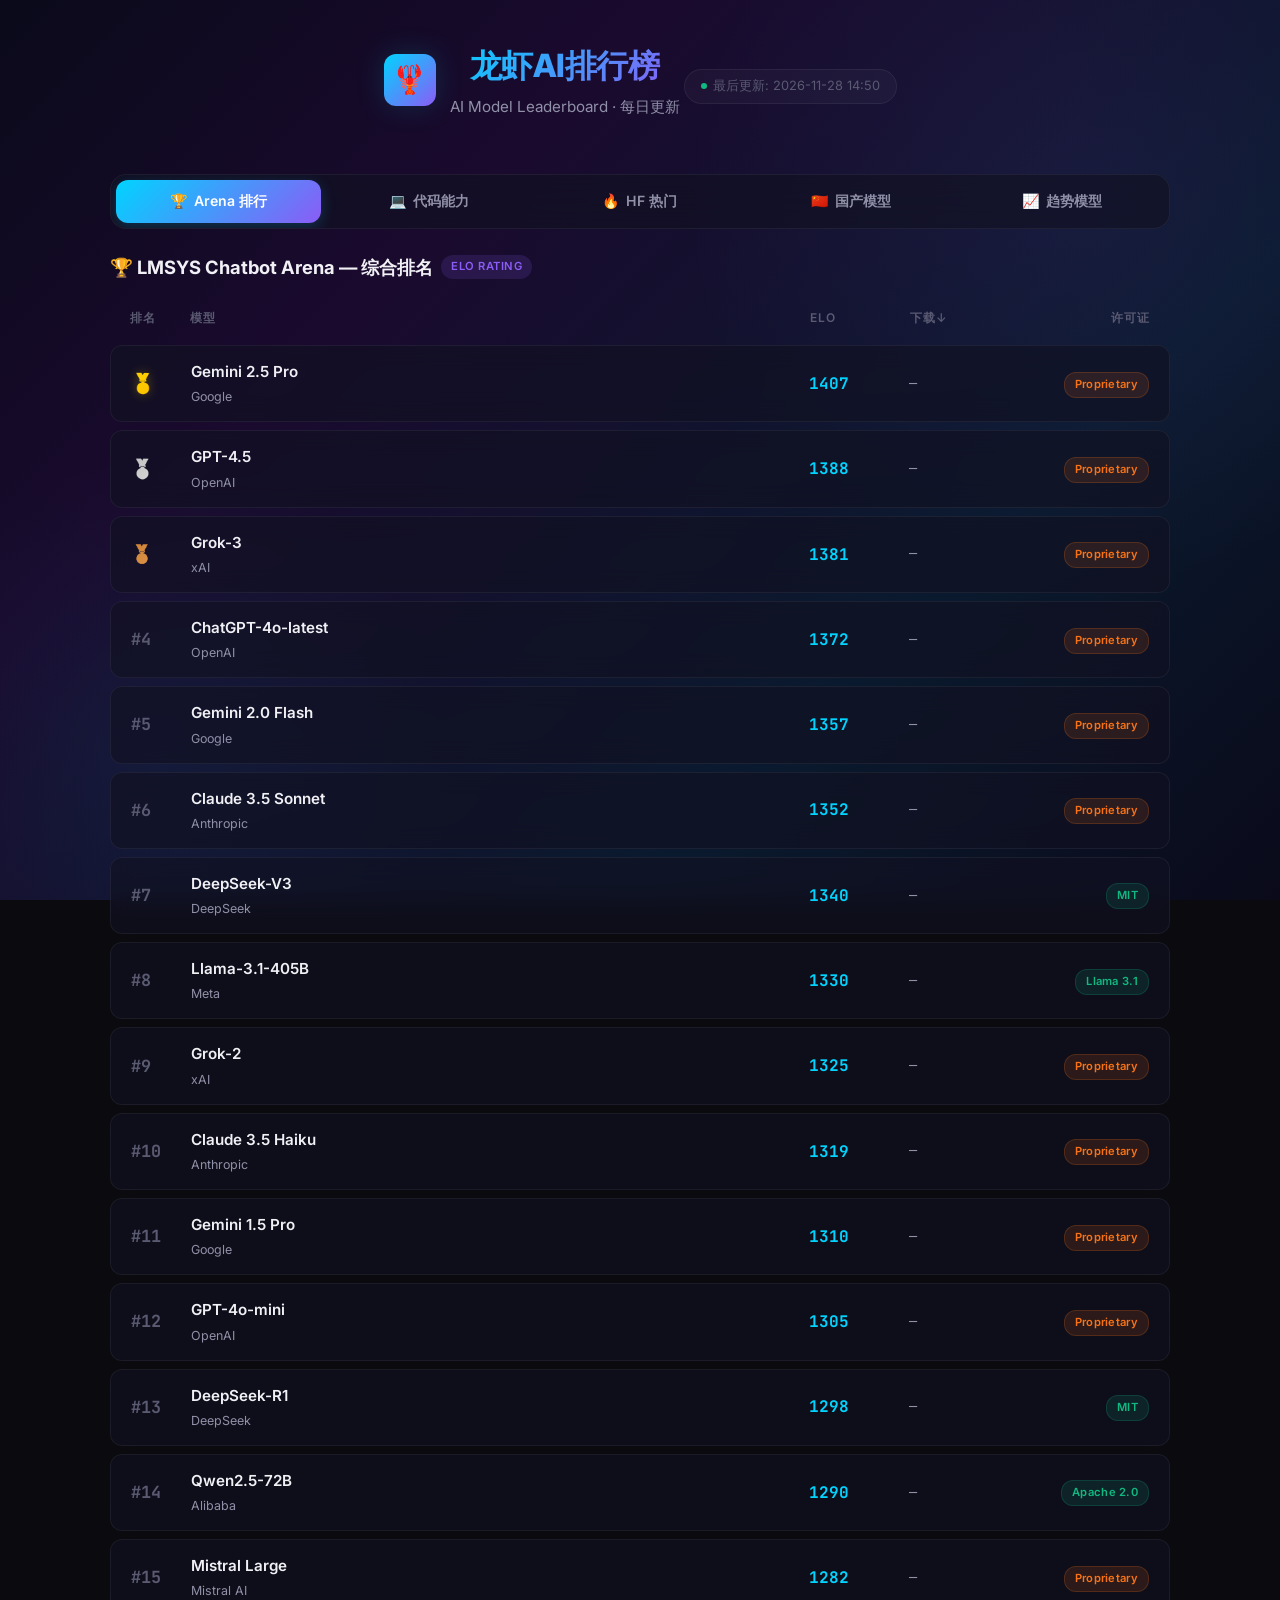
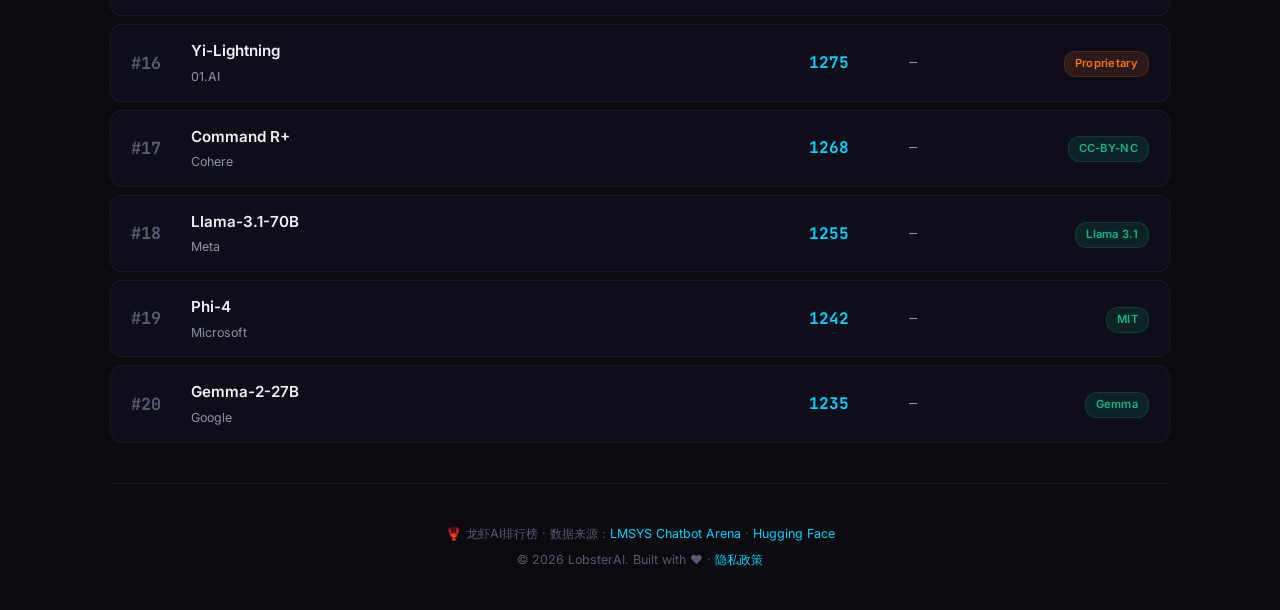
<file: docs/index.html>
<!DOCTYPE html>
<html lang="zh-CN">
<head>
  <meta charset="UTF-8">
  <meta name="viewport" content="width=device-width, initial-scale=1.0">
  <title>龙虾AI — 大模型评分与排名</title>
  <meta name="description" content="龙虾AI大模型排行榜 — 最权威的 AI 模型评分与排名，整合 LMSYS Chatbot Arena ELO 评分、Hugging Face 热门模型与趋势追踪，每日更新。">
  <meta name="keywords" content="AI模型排行榜, LLM排名, ChatGPT, Claude, Gemini, LMSYS, Hugging Face, 大模型评测">
  <meta name="theme-color" content="#0a0a0f">
  <meta property="og:title" content="龙虾AI — 大模型评分与排名">
  <meta property="og:description" content="最权威的 AI 模型评分与排名，每日更新。">
  <link rel="icon" type="image/x-icon" href="favicon.ico">
  <link rel="apple-touch-icon" href="apple-touch-icon.png">
  <link rel="stylesheet" href="styles.css">
</head>
<body>

  <!-- Animated Background -->
  <div class="bg-animated"></div>
  <div class="particles">
    <div class="particle"></div><div class="particle"></div><div class="particle"></div>
    <div class="particle"></div><div class="particle"></div><div class="particle"></div>
    <div class="particle"></div><div class="particle"></div><div class="particle"></div>
    <div class="particle"></div>
  </div>

  <div class="app-container">

    <!-- Header -->
    <header class="header" id="page-header">
      <div class="header-logo">
        <div class="logo-icon">🦞</div>
        <div>
          <h1>龙虾AI排行榜</h1>
          <p class="header-subtitle">AI Model Leaderboard · 每日更新</p>
        </div>
      </div>
      <div class="last-updated">
        <span class="dot"></span>
        <span id="update-time">数据加载中...</span>
      </div>
    </header>

    <!-- Tab Navigation -->
    <nav class="tab-nav" id="tab-nav">
      <button class="tab-btn active" data-tab="arena" id="tab-btn-arena">
        <span class="tab-icon">🏆</span>Arena 排行
      </button>
      <button class="tab-btn" data-tab="arena-code" id="tab-btn-arena-code">
        <span class="tab-icon">💻</span>代码能力
      </button>
      <button class="tab-btn" data-tab="hf-popular" id="tab-btn-hf-popular">
        <span class="tab-icon">🔥</span>HF 热门
      </button>
      <button class="tab-btn" data-tab="chinese" id="tab-btn-chinese">
        <span class="tab-icon">🇨🇳</span>国产模型
      </button>
      <button class="tab-btn" data-tab="trending" id="tab-btn-trending">
        <span class="tab-icon">📈</span>趋势模型
      </button>
    </nav>

    <!-- Tab: Arena Overall -->
    <section class="tab-content active" id="tab-arena">
      <div class="section-header">
        <div class="section-title">
          🏆 LMSYS Chatbot Arena — 综合排名
          <span class="section-badge">ELO RATING</span>
        </div>
      </div>
      <div class="leaderboard" id="arena-list">
        <div class="lb-header">
          <span>排名</span><span>模型</span><span>ELO</span><span>下载↓</span><span class="lb-license">许可证</span>
        </div>
        <div class="loading-container" id="arena-loading">
          <div class="spinner"></div>
          <span class="loading-text">加载排行数据...</span>
        </div>
      </div>
    </section>

    <!-- Tab: Arena Code -->
    <section class="tab-content" id="tab-arena-code">
      <div class="section-header">
        <div class="section-title">
          💻 Chatbot Arena — 代码能力排名
          <span class="section-badge">CODE</span>
        </div>
      </div>
      <div class="leaderboard" id="arena-code-list">
        <div class="lb-header">
          <span>排名</span><span>模型</span><span>ELO</span><span>机构</span><span class="lb-license">许可证</span>
        </div>
        <div class="loading-container" id="arena-code-loading">
          <div class="spinner"></div>
          <span class="loading-text">加载排行数据...</span>
        </div>
      </div>
    </section>

    <!-- Tab: HF Popular -->
    <section class="tab-content" id="tab-hf-popular">
      <div class="section-header">
        <div class="section-title">
          🔥 Hugging Face — 热门大语言模型
          <span class="section-badge">LIVE API</span>
        </div>
        <div class="filter-chips">
          <button class="chip active" data-sort="likes" id="chip-likes">按点赞</button>
          <button class="chip" data-sort="downloads" id="chip-downloads">按下载</button>
        </div>
      </div>
      <div class="model-grid" id="hf-popular-grid">
        <div class="loading-container" id="hf-loading">
          <div class="spinner"></div>
          <span class="loading-text">从 Hugging Face API 获取数据...</span>
        </div>
      </div>
    </section>

    <!-- Tab: Chinese Domestic Models -->
    <section class="tab-content" id="tab-chinese">
      <div class="section-header">
        <div class="section-title">
          🇨🇳 国产大模型排行榜
          <span class="section-badge" style="background:rgba(239,68,68,0.15);color:#ef4444;">MADE IN CHINA</span>
        </div>
      </div>
      <div class="leaderboard" id="chinese-list">
        <div class="lb-header" style="grid-template-columns: 60px 1fr 100px 120px 140px;">
          <span>排名</span><span>模型</span><span>ELO</span><span>参数量</span><span class="lb-license">亮点</span>
        </div>
        <div class="loading-container" id="chinese-loading">
          <div class="spinner"></div>
          <span class="loading-text">加载国产模型数据...</span>
        </div>
      </div>
    </section>

    <!-- Tab: Trending -->
    <section class="tab-content" id="tab-trending">
      <div class="section-header">
        <div class="section-title">
          📈 Hugging Face — 今日趋势模型
          <span class="section-badge">REALTIME</span>
        </div>
      </div>
      <div class="model-grid" id="trending-grid">
        <div class="loading-container" id="trending-loading">
          <div class="spinner"></div>
          <span class="loading-text">获取趋势数据...</span>
        </div>
      </div>
    </section>

    <!-- Footer -->
    <footer class="footer">
      <p>🦞 龙虾AI排行榜 · 数据来源：<a href="https://lmarena.ai/" target="_blank" rel="noopener">LMSYS Chatbot Arena</a> · <a href="https://huggingface.co/" target="_blank" rel="noopener">Hugging Face</a></p>
      <p style="margin-top:6px;">© 2026 LobsterAI. Built with ❤️ · <a href="privacy.html">隐私政策</a></p>
    </footer>

  </div>

<script>
// ============================================================
// 龙虾AI排行榜 — Main Application Script
// ============================================================

const API = {
  LEADERBOARD_JSON: 'data/leaderboard.json',
  HF_MODELS: 'https://huggingface.co/api/models',
  HF_TRENDING: 'https://huggingface.co/api/trending',
};

// ---- Tab System ----
const tabBtns = document.querySelectorAll('.tab-btn');
const tabContents = document.querySelectorAll('.tab-content');

tabBtns.forEach(btn => {
  btn.addEventListener('click', () => {
    const tabId = btn.dataset.tab;
    tabBtns.forEach(b => b.classList.remove('active'));
    tabContents.forEach(c => c.classList.remove('active'));
    btn.classList.add('active');

    const target = document.getElementById('tab-' + tabId);
    if (target) target.classList.add('active');

    // Lazy load data
    if (tabId === 'hf-popular' && !hfDataLoaded) loadHFPopular();
    if (tabId === 'trending' && !trendingDataLoaded) loadTrending();
  });
});

// ---- Utility Functions ----
function formatNumber(n) {
  if (n >= 1e6) return (n / 1e6).toFixed(1) + 'M';
  if (n >= 1e3) return (n / 1e3).toFixed(1) + 'K';
  return n.toString();
}

function getRankClass(rank) {
  if (rank === 1) return 'top-1';
  if (rank === 2) return 'top-2';
  if (rank === 3) return 'top-3';
  return '';
}

function getRankEmoji(rank) {
  if (rank === 1) return '🥇';
  if (rank === 2) return '🥈';
  if (rank === 3) return '🥉';
  return '#' + rank;
}

function getLicenseBadge(license) {
  const open = ['MIT', 'Apache 2.0', 'Llama 3.1', 'Gemma', 'CC-BY-NC'];
  const isOpen = open.some(l => license.includes(l));
  return `<span class="license-badge ${isOpen ? 'open' : 'proprietary'}">${license}</span>`;
}

function extractOrg(modelId) {
  if (modelId.includes('/')) return modelId.split('/')[0];
  return '';
}

function extractLicense(tags) {
  const licTag = tags.find(t => t.startsWith('license:'));
  return licTag ? licTag.replace('license:', '').replace(/-/g, ' ') : 'Unknown';
}

// ---- Load All Data from JSON (updated hourly by GitHub Actions) ----
let cachedJSON = null;

async function loadArenaData() {
  try {
    const res = await fetch(API.LEADERBOARD_JSON);
    if (!res.ok) throw new Error('Failed to load leaderboard data');
    const data = await res.json();
    cachedJSON = data;

    document.getElementById('update-time').textContent = `最后更新: ${data.lastUpdated}`;

    renderArenaList('arena-list', 'arena-loading', data.arena);
    renderArenaList('arena-code-list', 'arena-code-loading', data.arena_code);
    if (data.arena_chinese) renderChineseList(data.arena_chinese);

    // If JSON has pre-fetched HF data (from GitHub Actions hourly update), render immediately
    if (data.huggingface_top_likes) {
      renderHFGrid(data.huggingface_top_likes);
      hfDataLoaded = true;
    }
    if (data.trending) {
      renderTrendingGrid(data.trending);
      trendingDataLoaded = true;
    }
  } catch (err) {
    console.error('Arena load error:', err);
    document.getElementById('arena-loading').innerHTML =
      `<div class="error-message">⚠️ 数据加载失败: ${err.message}</div>`;
    document.getElementById('arena-code-loading').innerHTML =
      `<div class="error-message">⚠️ 数据加载失败: ${err.message}</div>`;
    const chLoading = document.getElementById('chinese-loading');
    if (chLoading) chLoading.innerHTML =
      `<div class="error-message">⚠️ 数据加载失败: ${err.message}</div>`;
  }
}

function renderArenaList(containerId, loadingId, models) {
  const container = document.getElementById(containerId);
  const loading = document.getElementById(loadingId);
  if (loading) loading.remove();

  models.forEach((m, i) => {
    const row = document.createElement('div');
    row.className = 'lb-row';
    row.style.animationDelay = `${i * 0.04}s`;
    row.innerHTML = `
      <span class="lb-rank ${getRankClass(m.rank)}">${getRankEmoji(m.rank)}</span>
      <div class="lb-model">
        <span class="model-name">${m.model}</span>
        <span class="model-org">${m.org}</span>
      </div>
      <span class="lb-elo">${m.elo}</span>
      <span class="lb-metric">—</span>
      <span class="lb-license">${getLicenseBadge(m.license || 'Unknown')}</span>
    `;
    container.appendChild(row);
  });
}

// ---- Render Chinese Domestic Models ----
function renderChineseList(models) {
  const container = document.getElementById('chinese-list');
  const loading = document.getElementById('chinese-loading');
  if (loading) loading.remove();

  models.forEach((m, i) => {
    const row = document.createElement('div');
    row.className = 'lb-row';
    row.style.animationDelay = `${i * 0.04}s`;
    row.style.gridTemplateColumns = '60px 1fr 100px 120px 140px';
    
    const isOpen = ['MIT', 'Apache 2.0'].some(l => (m.license || '').includes(l));
    
    row.innerHTML = `
      <span class="lb-rank ${getRankClass(m.rank)}">${getRankEmoji(m.rank)}</span>
      <div class="lb-model">
        <span class="model-name">${m.model}</span>
        <span class="model-org">${m.org}</span>
      </div>
      <span class="lb-elo">${m.elo}</span>
      <span class="lb-metric" style="font-size:0.8rem">${m.params || '—'}</span>
      <span class="lb-license"><span class="license-badge ${isOpen ? 'open' : 'proprietary'}" style="font-size:0.68rem">${m.highlight || m.license}</span></span>
    `;
    container.appendChild(row);
  });
}

// ---- Render HF Grid (from pre-fetched or live data) ----
function renderHFGrid(models) {
  const grid = document.getElementById('hf-popular-grid');
  grid.innerHTML = '';

  models.forEach((m, i) => {
    // Support both live API format (m.id, m.tags) and pre-fetched format (m.name, m.org, m.license, m.tags)
    const modelId = m.id || `${m.org}/${m.name}`;
    const org = m.org || extractOrg(modelId);
    const name = m.name || (modelId.includes('/') ? modelId.split('/')[1] : modelId);
    const license = m.license || extractLicense(m.tags || []);
    const tags = (m.tags || []).filter(t =>
      !t.startsWith('license:') && !t.startsWith('dataset:') && !t.startsWith('arxiv:') &&
      !t.startsWith('doi:') && !t.startsWith('base_model:') && !t.includes('compatible') &&
      !t.includes('deploy:') && !t.includes('region:') && t !== 'transformers' &&
      t !== 'pytorch' && t !== 'safetensors'
    ).slice(0, 5);

    const card = document.createElement('div');
    card.className = 'model-card';
    card.style.animationDelay = `${i * 0.05}s`;
    card.onclick = () => window.open(`https://huggingface.co/${modelId}`, '_blank');
    card.innerHTML = `
      <div class="card-header">
        <div>
          <div class="card-title">${name}</div>
          <div class="card-org">${org}</div>
        </div>
        <div class="card-rank">${i + 1}</div>
      </div>
      <div class="card-stats">
        <div class="stat">
          <span class="stat-label">❤️ 点赞</span>
          <span class="stat-value">${formatNumber(m.likes || 0)}</span>
        </div>
        <div class="stat">
          <span class="stat-label">⬇ 下载</span>
          <span class="stat-value">${formatNumber(m.downloads || 0)}</span>
        </div>
        <div class="stat">
          <span class="stat-label">📋 许可</span>
          <span class="stat-value" style="font-size:0.75rem;color:var(--text-secondary)">${license}</span>
        </div>
      </div>
      ${tags.length ? `<div class="card-tags">${tags.map(t => `<span class="tag">${t}</span>`).join('')}</div>` : ''}
    `;
    grid.appendChild(card);
  });
}

// ---- Render Trending Grid ----
function renderTrendingGrid(models) {
  const grid = document.getElementById('trending-grid');
  grid.innerHTML = '';

  if (!models || models.length === 0) {
    grid.innerHTML = `<div class="error-message">暂无趋势数据</div>`;
    return;
  }

  models.slice(0, 20).forEach((m, i) => {
    const modelId = m.repoData?.id || m.id || m.modelId || 'Unknown';
    const org = extractOrg(modelId);
    const name = modelId.includes('/') ? modelId.split('/')[1] : modelId;
    const likes = m.repoData?.likes || m.likes || 0;
    const downloads = m.repoData?.downloads || m.downloads || 0;

    const card = document.createElement('div');
    card.className = 'model-card';
    card.style.animationDelay = `${i * 0.05}s`;
    card.onclick = () => window.open(`https://huggingface.co/${modelId}`, '_blank');
    card.innerHTML = `
      <div class="card-header">
        <div>
          <div class="card-title">${name}</div>
          <div class="card-org">${org}</div>
        </div>
        <div class="card-rank" style="background:var(--gradient-warm)">📈</div>
      </div>
      <div class="card-stats">
        <div class="stat">
          <span class="stat-label">❤️ 点赞</span>
          <span class="stat-value">${formatNumber(likes)}</span>
        </div>
        <div class="stat">
          <span class="stat-label">⬇ 下载</span>
          <span class="stat-value">${formatNumber(downloads)}</span>
        </div>
      </div>
    `;
    grid.appendChild(card);
  });
}

// ---- Load HF Popular Models (live API fallback) ----
let hfDataLoaded = false;
let currentHFSort = 'likes';

async function loadHFPopular(sort = 'likes') {
  // Try cached JSON first
  if (cachedJSON && sort === 'likes' && cachedJSON.huggingface_top_likes) {
    renderHFGrid(cachedJSON.huggingface_top_likes);
    hfDataLoaded = true;
    return;
  }
  if (cachedJSON && sort === 'downloads' && cachedJSON.huggingface_top_downloads) {
    renderHFGrid(cachedJSON.huggingface_top_downloads);
    hfDataLoaded = true;
    return;
  }

  // Fallback: live API
  const grid = document.getElementById('hf-popular-grid');
  grid.innerHTML = `<div class="loading-container"><div class="spinner"></div><span class="loading-text">从 Hugging Face API 获取数据...</span></div>`;

  try {
    const res = await fetch(`${API.HF_MODELS}?sort=${sort}&direction=-1&limit=20&pipeline_tag=text-generation`);
    if (!res.ok) throw new Error('HF API error');
    const models = await res.json();
    renderHFGrid(models);
    hfDataLoaded = true;
  } catch (err) {
    grid.innerHTML = `<div class="error-message">⚠️ Hugging Face API 请求失败: ${err.message}<br>请检查网络连接</div>`;
  }
}

// Filter chips
document.querySelectorAll('.chip').forEach(chip => {
  chip.addEventListener('click', () => {
    document.querySelectorAll('.chip').forEach(c => c.classList.remove('active'));
    chip.classList.add('active');
    currentHFSort = chip.dataset.sort;
    loadHFPopular(currentHFSort);
  });
});

// ---- Load Trending Models (live API fallback) ----
let trendingDataLoaded = false;

async function loadTrending() {
  // Try cached JSON first
  if (cachedJSON && cachedJSON.trending) {
    renderTrendingGrid(cachedJSON.trending);
    trendingDataLoaded = true;
    return;
  }

  // Fallback: live API
  const grid = document.getElementById('trending-grid');
  grid.innerHTML = `<div class="loading-container"><div class="spinner"></div><span class="loading-text">获取趋势数据...</span></div>`;

  try {
    const res = await fetch(API.HF_TRENDING);
    if (!res.ok) throw new Error('Trending API error');
    const data = await res.json();
    const models = data.recentlyTrending || data.models || data || [];
    renderTrendingGrid(Array.isArray(models) ? models : []);
    trendingDataLoaded = true;
  } catch (err) {
    grid.innerHTML = `<div class="error-message">⚠️ 趋势数据获取失败: ${err.message}<br>可能需要翻墙访问 Hugging Face</div>`;
  }
}

// ---- Initialize ----
loadArenaData();
</script>

</body>
</html>
</file>
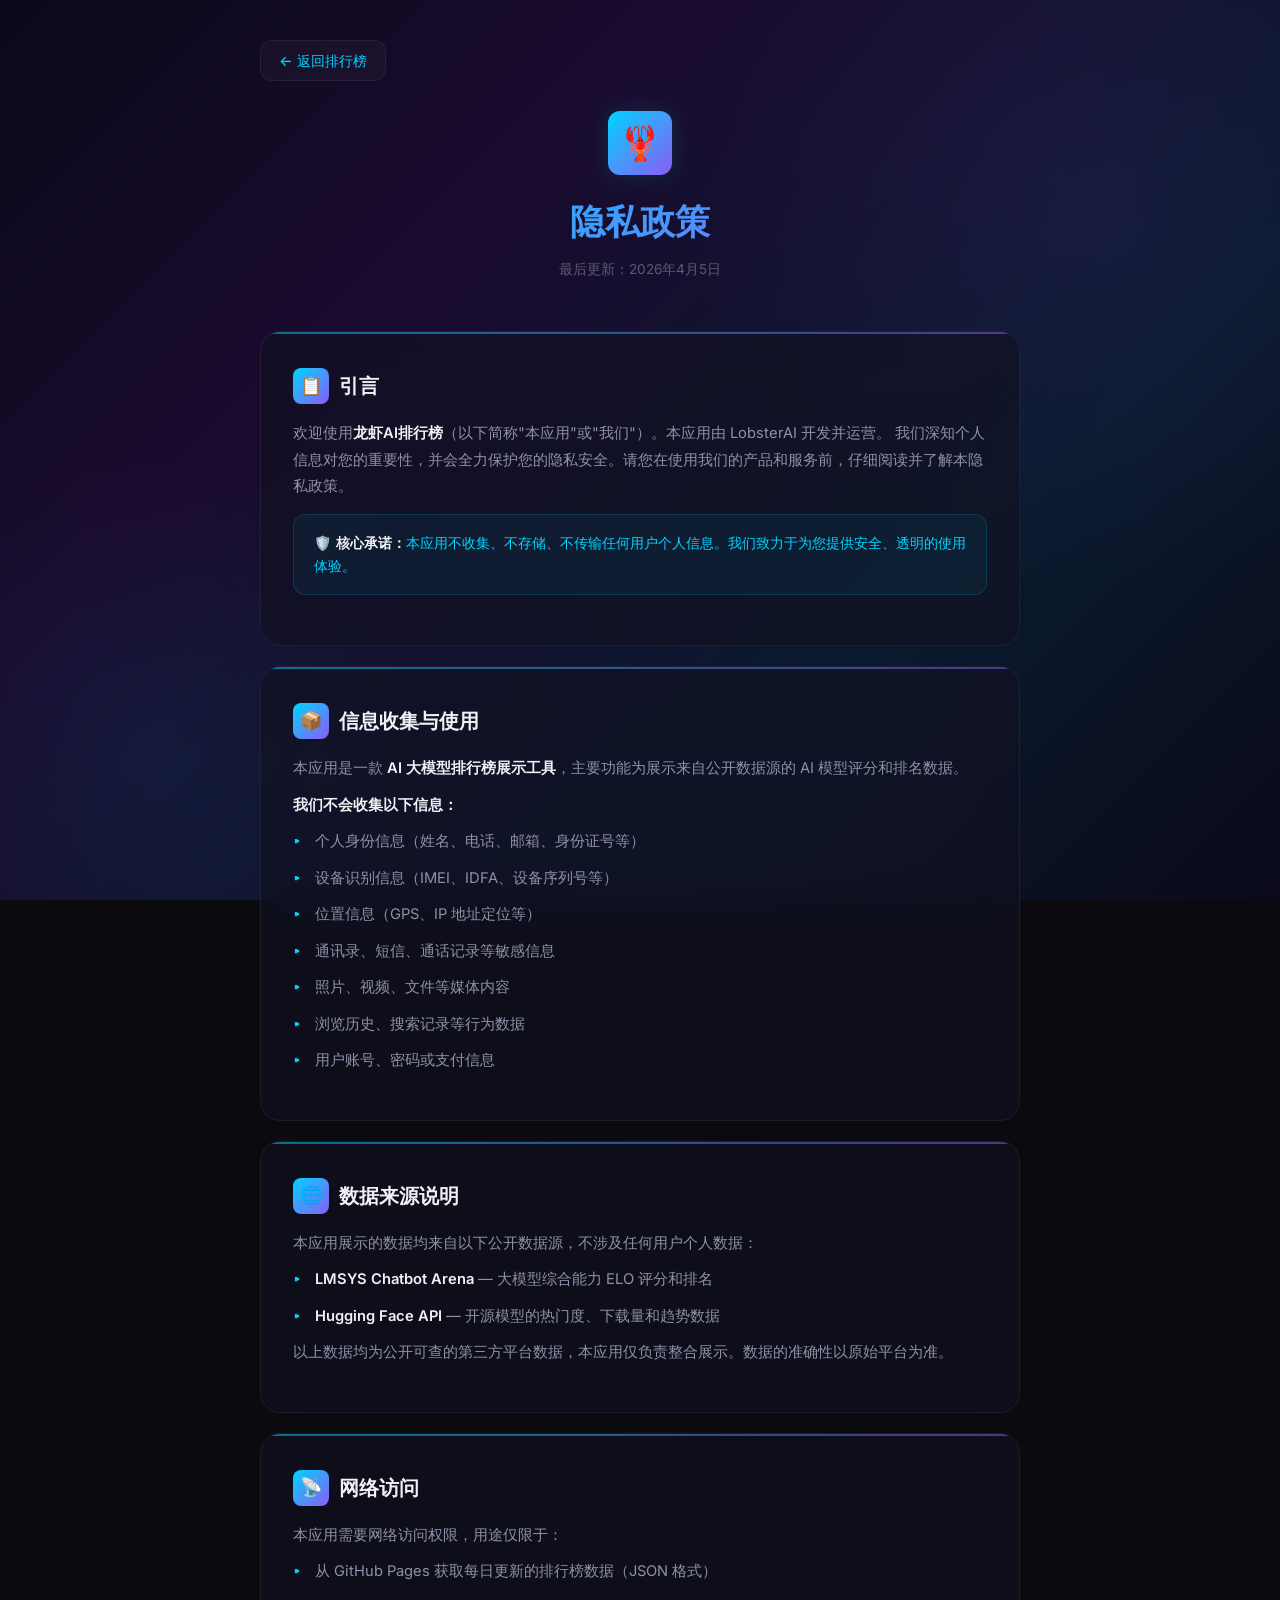
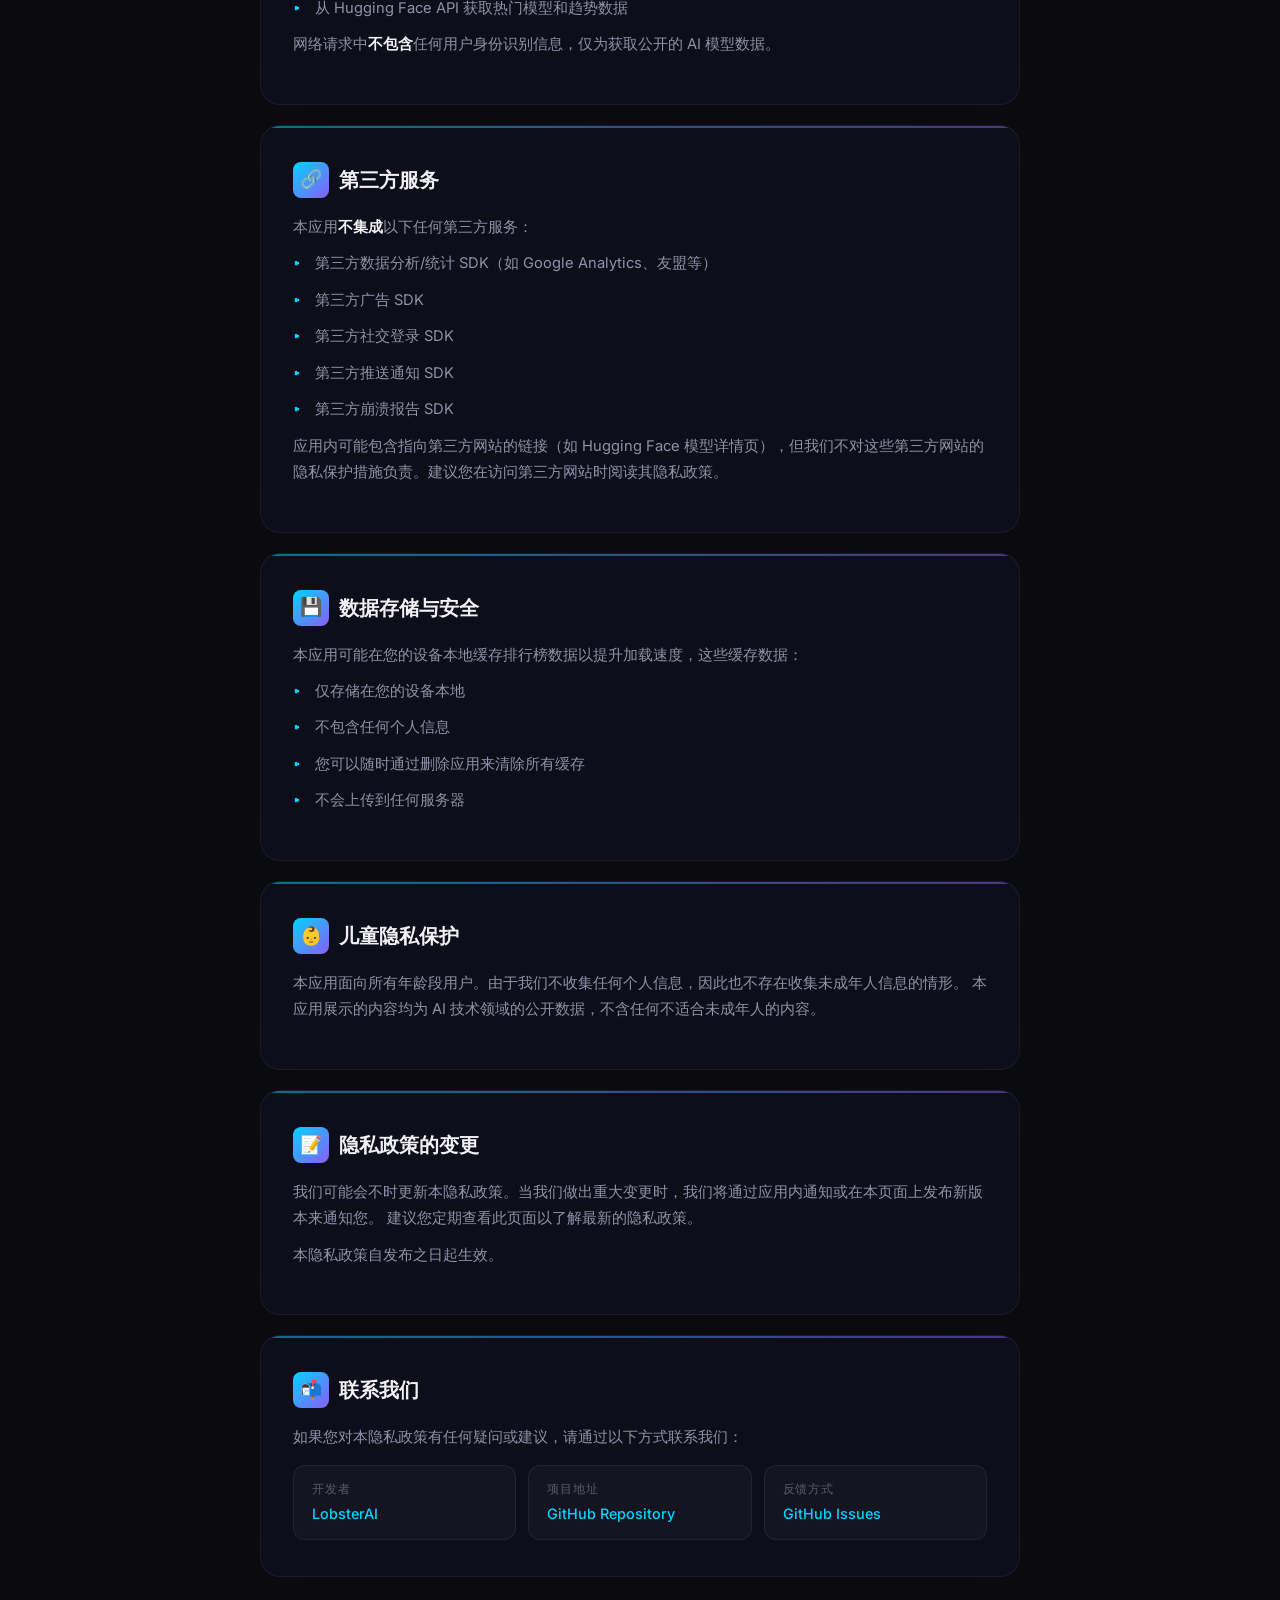
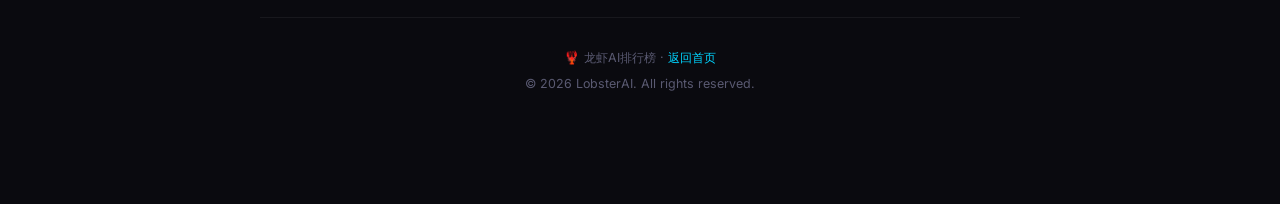
<file: docs/privacy.html>
<!DOCTYPE html>
<html lang="zh-CN">
<head>
  <meta charset="UTF-8">
  <meta name="viewport" content="width=device-width, initial-scale=1.0">
  <title>隐私政策 — 龙虾AI排行榜</title>
  <meta name="description" content="龙虾AI排行榜隐私政策 — 了解我们如何保护您的隐私和个人数据。">
  <meta name="theme-color" content="#0a0a0f">
  <link rel="icon" type="image/x-icon" href="favicon.ico">
  <link rel="apple-touch-icon" href="apple-touch-icon.png">
  <link rel="stylesheet" href="styles.css">
  <style>
    /* ---- Privacy Page Specific Styles ---- */
    .privacy-container {
      max-width: 800px;
      margin: 0 auto;
      padding: 40px 20px 80px;
      position: relative;
      z-index: 1;
    }

    .privacy-back {
      display: inline-flex;
      align-items: center;
      gap: 8px;
      color: var(--accent-cyan);
      text-decoration: none;
      font-size: 0.9rem;
      font-weight: 500;
      margin-bottom: 30px;
      padding: 8px 18px;
      border-radius: var(--radius-md);
      background: var(--bg-glass);
      border: 1px solid var(--bg-glass-border);
      transition: var(--transition-smooth);
    }

    .privacy-back:hover {
      background: rgba(0, 212, 255, 0.08);
      border-color: rgba(0, 212, 255, 0.3);
      transform: translateX(-4px);
    }

    .privacy-header {
      text-align: center;
      margin-bottom: 50px;
      animation: fadeIn 0.6s ease;
    }

    .privacy-header .logo-icon {
      width: 64px;
      height: 64px;
      font-size: 34px;
      margin: 0 auto 18px;
    }

    .privacy-header h1 {
      font-size: 2.2rem;
      font-weight: 800;
      background: var(--gradient-accent);
      -webkit-background-clip: text;
      -webkit-text-fill-color: transparent;
      background-clip: text;
      margin-bottom: 10px;
    }

    .privacy-header .update-date {
      color: var(--text-muted);
      font-size: 0.85rem;
    }

    .privacy-card {
      background: var(--bg-card);
      backdrop-filter: blur(20px);
      -webkit-backdrop-filter: blur(20px);
      border: 1px solid var(--bg-glass-border);
      border-radius: var(--radius-xl);
      padding: 36px 32px;
      margin-bottom: 20px;
      animation: slideUp 0.5s ease both;
      position: relative;
      overflow: hidden;
    }

    .privacy-card::before {
      content: '';
      position: absolute;
      top: 0;
      left: 0;
      right: 0;
      height: 2px;
      background: var(--gradient-accent);
      opacity: 0.5;
    }

    .privacy-card:nth-child(2) { animation-delay: 0.05s; }
    .privacy-card:nth-child(3) { animation-delay: 0.10s; }
    .privacy-card:nth-child(4) { animation-delay: 0.15s; }
    .privacy-card:nth-child(5) { animation-delay: 0.20s; }
    .privacy-card:nth-child(6) { animation-delay: 0.25s; }
    .privacy-card:nth-child(7) { animation-delay: 0.30s; }
    .privacy-card:nth-child(8) { animation-delay: 0.35s; }
    .privacy-card:nth-child(9) { animation-delay: 0.40s; }

    .privacy-card h2 {
      font-size: 1.25rem;
      font-weight: 700;
      color: var(--text-primary);
      margin-bottom: 16px;
      display: flex;
      align-items: center;
      gap: 10px;
    }

    .privacy-card h2 .section-icon {
      width: 36px;
      height: 36px;
      border-radius: var(--radius-sm);
      background: var(--gradient-accent);
      display: flex;
      align-items: center;
      justify-content: center;
      font-size: 18px;
      flex-shrink: 0;
    }

    .privacy-card p,
    .privacy-card li {
      color: var(--text-secondary);
      font-size: 0.92rem;
      line-height: 1.8;
      margin-bottom: 10px;
    }

    .privacy-card ul {
      list-style: none;
      padding: 0;
    }

    .privacy-card ul li {
      position: relative;
      padding-left: 22px;
    }

    .privacy-card ul li::before {
      content: '▸';
      position: absolute;
      left: 0;
      color: var(--accent-cyan);
      font-weight: 600;
    }

    .privacy-card strong {
      color: var(--text-primary);
      font-weight: 600;
    }

    .highlight-box {
      background: rgba(0, 212, 255, 0.06);
      border: 1px solid rgba(0, 212, 255, 0.15);
      border-radius: var(--radius-md);
      padding: 16px 20px;
      margin: 14px 0;
      font-size: 0.88rem;
      color: var(--accent-cyan);
      line-height: 1.7;
    }

    .contact-grid {
      display: grid;
      grid-template-columns: repeat(auto-fit, minmax(220px, 1fr));
      gap: 12px;
      margin-top: 14px;
    }

    .contact-item {
      background: var(--bg-glass);
      border: 1px solid var(--bg-glass-border);
      border-radius: var(--radius-md);
      padding: 14px 18px;
      transition: var(--transition-smooth);
    }

    .contact-item:hover {
      border-color: rgba(139, 92, 246, 0.3);
      background: rgba(139, 92, 246, 0.06);
    }

    .contact-item .label {
      font-size: 0.72rem;
      color: var(--text-muted);
      text-transform: uppercase;
      letter-spacing: 0.8px;
      margin-bottom: 4px;
    }

    .contact-item .value {
      font-size: 0.9rem;
      color: var(--accent-cyan);
      font-weight: 500;
    }

    .contact-item a {
      color: var(--accent-cyan);
      text-decoration: none;
      transition: var(--transition-fast);
    }

    .contact-item a:hover {
      color: var(--accent-purple);
    }

    .privacy-footer {
      text-align: center;
      padding: 30px 0;
      color: var(--text-muted);
      font-size: 0.78rem;
      border-top: 1px solid var(--bg-glass-border);
      margin-top: 40px;
    }

    .privacy-footer a {
      color: var(--accent-cyan);
      text-decoration: none;
    }

    .privacy-footer a:hover {
      color: var(--accent-purple);
    }

    @media (max-width: 768px) {
      .privacy-header h1 { font-size: 1.6rem; }
      .privacy-card { padding: 24px 20px; }
      .privacy-card h2 { font-size: 1.1rem; }
      .contact-grid { grid-template-columns: 1fr; }
    }
  </style>
</head>
<body>

  <!-- Animated Background -->
  <div class="bg-animated"></div>
  <div class="particles">
    <div class="particle"></div><div class="particle"></div><div class="particle"></div>
    <div class="particle"></div><div class="particle"></div><div class="particle"></div>
    <div class="particle"></div><div class="particle"></div><div class="particle"></div>
    <div class="particle"></div>
  </div>

  <div class="privacy-container">

    <!-- Back Button -->
    <a href="index.html" class="privacy-back" id="back-link">
      ← 返回排行榜
    </a>

    <!-- Header -->
    <div class="privacy-header">
      <div class="logo-icon">🦞</div>
      <h1>隐私政策</h1>
      <p class="update-date">最后更新：2026年4月5日</p>
    </div>

    <!-- Section 1: Introduction -->
    <div class="privacy-card" id="section-intro">
      <h2>
        <span class="section-icon">📋</span>
        引言
      </h2>
      <p>
        欢迎使用<strong>龙虾AI排行榜</strong>（以下简称"本应用"或"我们"）。本应用由 LobsterAI 开发并运营。
        我们深知个人信息对您的重要性，并会全力保护您的隐私安全。请您在使用我们的产品和服务前，仔细阅读并了解本隐私政策。
      </p>
      <div class="highlight-box">
        🛡️ <strong>核心承诺：</strong>本应用不收集、不存储、不传输任何用户个人信息。我们致力于为您提供安全、透明的使用体验。
      </div>
    </div>

    <!-- Section 2: Information Collection -->
    <div class="privacy-card" id="section-collection">
      <h2>
        <span class="section-icon">📦</span>
        信息收集与使用
      </h2>
      <p>本应用是一款 <strong>AI 大模型排行榜展示工具</strong>，主要功能为展示来自公开数据源的 AI 模型评分和排名数据。</p>
      <p><strong>我们不会收集以下信息：</strong></p>
      <ul>
        <li>个人身份信息（姓名、电话、邮箱、身份证号等）</li>
        <li>设备识别信息（IMEI、IDFA、设备序列号等）</li>
        <li>位置信息（GPS、IP 地址定位等）</li>
        <li>通讯录、短信、通话记录等敏感信息</li>
        <li>照片、视频、文件等媒体内容</li>
        <li>浏览历史、搜索记录等行为数据</li>
        <li>用户账号、密码或支付信息</li>
      </ul>
    </div>

    <!-- Section 3: Data Sources -->
    <div class="privacy-card" id="section-data-sources">
      <h2>
        <span class="section-icon">🌐</span>
        数据来源说明
      </h2>
      <p>本应用展示的数据均来自以下公开数据源，不涉及任何用户个人数据：</p>
      <ul>
        <li><strong>LMSYS Chatbot Arena</strong> — 大模型综合能力 ELO 评分和排名</li>
        <li><strong>Hugging Face API</strong> — 开源模型的热门度、下载量和趋势数据</li>
      </ul>
      <p>以上数据均为公开可查的第三方平台数据，本应用仅负责整合展示。数据的准确性以原始平台为准。</p>
    </div>

    <!-- Section 4: Network Usage -->
    <div class="privacy-card" id="section-network">
      <h2>
        <span class="section-icon">📡</span>
        网络访问
      </h2>
      <p>本应用需要网络访问权限，用途仅限于：</p>
      <ul>
        <li>从 GitHub Pages 获取每日更新的排行榜数据（JSON 格式）</li>
        <li>从 Hugging Face API 获取热门模型和趋势数据</li>
      </ul>
      <p>网络请求中<strong>不包含</strong>任何用户身份识别信息，仅为获取公开的 AI 模型数据。</p>
    </div>

    <!-- Section 5: Third Party Services -->
    <div class="privacy-card" id="section-third-party">
      <h2>
        <span class="section-icon">🔗</span>
        第三方服务
      </h2>
      <p>本应用<strong>不集成</strong>以下任何第三方服务：</p>
      <ul>
        <li>第三方数据分析/统计 SDK（如 Google Analytics、友盟等）</li>
        <li>第三方广告 SDK</li>
        <li>第三方社交登录 SDK</li>
        <li>第三方推送通知 SDK</li>
        <li>第三方崩溃报告 SDK</li>
      </ul>
      <p>应用内可能包含指向第三方网站的链接（如 Hugging Face 模型详情页），但我们不对这些第三方网站的隐私保护措施负责。建议您在访问第三方网站时阅读其隐私政策。</p>
    </div>

    <!-- Section 6: Data Storage -->
    <div class="privacy-card" id="section-storage">
      <h2>
        <span class="section-icon">💾</span>
        数据存储与安全
      </h2>
      <p>本应用可能在您的设备本地缓存排行榜数据以提升加载速度，这些缓存数据：</p>
      <ul>
        <li>仅存储在您的设备本地</li>
        <li>不包含任何个人信息</li>
        <li>您可以随时通过删除应用来清除所有缓存</li>
        <li>不会上传到任何服务器</li>
      </ul>
    </div>

    <!-- Section 7: Children -->
    <div class="privacy-card" id="section-children">
      <h2>
        <span class="section-icon">👶</span>
        儿童隐私保护
      </h2>
      <p>
        本应用面向所有年龄段用户。由于我们不收集任何个人信息，因此也不存在收集未成年人信息的情形。
        本应用展示的内容均为 AI 技术领域的公开数据，不含任何不适合未成年人的内容。
      </p>
    </div>

    <!-- Section 8: Changes -->
    <div class="privacy-card" id="section-changes">
      <h2>
        <span class="section-icon">📝</span>
        隐私政策的变更
      </h2>
      <p>
        我们可能会不时更新本隐私政策。当我们做出重大变更时，我们将通过应用内通知或在本页面上发布新版本来通知您。
        建议您定期查看此页面以了解最新的隐私政策。
      </p>
      <p>本隐私政策自发布之日起生效。</p>
    </div>

    <!-- Section 9: Contact -->
    <div class="privacy-card" id="section-contact">
      <h2>
        <span class="section-icon">📬</span>
        联系我们
      </h2>
      <p>如果您对本隐私政策有任何疑问或建议，请通过以下方式联系我们：</p>
      <div class="contact-grid">
        <div class="contact-item">
          <div class="label">开发者</div>
          <div class="value">LobsterAI</div>
        </div>
        <div class="contact-item">
          <div class="label">项目地址</div>
          <div class="value">
            <a href="https://github.com/jok9580955/lobster-ai-leaderboard" target="_blank" rel="noopener">GitHub Repository</a>
          </div>
        </div>
        <div class="contact-item">
          <div class="label">反馈方式</div>
          <div class="value">
            <a href="https://github.com/jok9580955/lobster-ai-leaderboard/issues" target="_blank" rel="noopener">GitHub Issues</a>
          </div>
        </div>
      </div>
    </div>

    <!-- Footer -->
    <div class="privacy-footer">
      <p>🦞 龙虾AI排行榜 · <a href="index.html">返回首页</a></p>
      <p style="margin-top:6px;">© 2026 LobsterAI. All rights reserved.</p>
    </div>

  </div>

</body>
</html>
</file>
<file: docs/styles.css>
/* ========================================
   龙虾AI用模型评分与排名 — Design System
   Deep dark glassmorphism theme
   ======================================== */

@import url('https://fonts.googleapis.com/css2?family=Inter:wght@300;400;500;600;700;800;900&family=JetBrains+Mono:wght@400;500;600&display=swap');

/* ---- CSS Custom Properties ---- */
:root {
  --bg-primary: #0a0a0f;
  --bg-secondary: #0f0f1a;
  --bg-card: rgba(18, 18, 35, 0.65);
  --bg-card-hover: rgba(28, 28, 50, 0.75);
  --bg-glass: rgba(255, 255, 255, 0.03);
  --bg-glass-border: rgba(255, 255, 255, 0.06);

  --text-primary: #f0f0f5;
  --text-secondary: #9090a8;
  --text-muted: #5a5a72;

  --accent-cyan: #00d4ff;
  --accent-purple: #8b5cf6;
  --accent-pink: #ec4899;
  --accent-orange: #f97316;
  --accent-green: #10b981;
  --accent-gold: #fbbf24;

  --gradient-hero: linear-gradient(135deg, #0a0a1a 0%, #1a0a2e 30%, #0a1a2e 70%, #0a0a1a 100%);
  --gradient-accent: linear-gradient(135deg, var(--accent-cyan), var(--accent-purple));
  --gradient-warm: linear-gradient(135deg, var(--accent-orange), var(--accent-pink));
  --gradient-glow: radial-gradient(ellipse at 50% 0%, rgba(139,92,246,0.15) 0%, transparent 60%);

  --shadow-card: 0 4px 24px rgba(0,0,0,0.3), 0 1px 2px rgba(0,0,0,0.2);
  --shadow-glow-cyan: 0 0 30px rgba(0,212,255,0.15);
  --shadow-glow-purple: 0 0 30px rgba(139,92,246,0.15);

  --radius-sm: 8px;
  --radius-md: 12px;
  --radius-lg: 16px;
  --radius-xl: 20px;

  --transition-fast: 0.15s cubic-bezier(0.4, 0, 0.2, 1);
  --transition-smooth: 0.3s cubic-bezier(0.4, 0, 0.2, 1);
  --transition-bounce: 0.4s cubic-bezier(0.34, 1.56, 0.64, 1);
}

/* ---- Reset & Base ---- */
*, *::before, *::after {
  margin: 0;
  padding: 0;
  box-sizing: border-box;
}

html {
  scroll-behavior: smooth;
  -webkit-font-smoothing: antialiased;
  -moz-osx-font-smoothing: grayscale;
}

body {
  font-family: 'Inter', -apple-system, BlinkMacSystemFont, sans-serif;
  background: var(--bg-primary);
  color: var(--text-primary);
  min-height: 100vh;
  overflow-x: hidden;
  line-height: 1.6;
}

/* ---- Animated Background ---- */
.bg-animated {
  position: fixed;
  inset: 0;
  z-index: 0;
  background: var(--gradient-hero);
  overflow: hidden;
}

.bg-animated::before {
  content: '';
  position: absolute;
  width: 800px;
  height: 800px;
  background: radial-gradient(circle, rgba(139,92,246,0.08) 0%, transparent 70%);
  top: -200px;
  right: -200px;
  animation: pulse-bg 8s ease-in-out infinite alternate;
}

.bg-animated::after {
  content: '';
  position: absolute;
  width: 600px;
  height: 600px;
  background: radial-gradient(circle, rgba(0,212,255,0.06) 0%, transparent 70%);
  bottom: -150px;
  left: -150px;
  animation: pulse-bg 10s ease-in-out infinite alternate-reverse;
}

@keyframes pulse-bg {
  0% { transform: scale(1) translate(0, 0); opacity: 0.5; }
  100% { transform: scale(1.3) translate(30px, -30px); opacity: 1; }
}

/* ---- Floating Particles ---- */
.particles {
  position: fixed;
  inset: 0;
  z-index: 0;
  pointer-events: none;
}

.particle {
  position: absolute;
  width: 2px;
  height: 2px;
  background: var(--accent-cyan);
  border-radius: 50%;
  opacity: 0;
  animation: float-particle 15s linear infinite;
}

.particle:nth-child(2) { left: 20%; animation-delay: 2s; background: var(--accent-purple); }
.particle:nth-child(3) { left: 40%; animation-delay: 4s; }
.particle:nth-child(4) { left: 60%; animation-delay: 6s; background: var(--accent-pink); }
.particle:nth-child(5) { left: 80%; animation-delay: 8s; }
.particle:nth-child(6) { left: 10%; animation-delay: 1s; background: var(--accent-purple); }
.particle:nth-child(7) { left: 30%; animation-delay: 3s; }
.particle:nth-child(8) { left: 50%; animation-delay: 5s; background: var(--accent-pink); }
.particle:nth-child(9) { left: 70%; animation-delay: 7s; }
.particle:nth-child(10) { left: 90%; animation-delay: 9s; background: var(--accent-purple); }

@keyframes float-particle {
  0% { transform: translateY(100vh) scale(0); opacity: 0; }
  10% { opacity: 0.6; }
  90% { opacity: 0.2; }
  100% { transform: translateY(-10vh) scale(1); opacity: 0; }
}

/* ---- App Container ---- */
.app-container {
  position: relative;
  z-index: 1;
  max-width: 1100px;
  margin: 0 auto;
  padding: 0 20px;
}

/* ---- Header ---- */
.header {
  padding: 40px 0 20px;
  text-align: center;
}

.header-logo {
  display: inline-flex;
  align-items: center;
  gap: 14px;
  margin-bottom: 10px;
}

.logo-icon {
  width: 52px;
  height: 52px;
  background: var(--gradient-accent);
  border-radius: var(--radius-md);
  display: flex;
  align-items: center;
  justify-content: center;
  font-size: 28px;
  box-shadow: var(--shadow-glow-cyan);
  animation: logo-pulse 3s ease-in-out infinite;
}

@keyframes logo-pulse {
  0%, 100% { box-shadow: var(--shadow-glow-cyan); }
  50% { box-shadow: 0 0 40px rgba(0,212,255,0.25), 0 0 80px rgba(139,92,246,0.1); }
}

.header h1 {
  font-size: 2rem;
  font-weight: 800;
  background: var(--gradient-accent);
  -webkit-background-clip: text;
  -webkit-text-fill-color: transparent;
  background-clip: text;
  letter-spacing: -0.5px;
}

.header-subtitle {
  color: var(--text-secondary);
  font-size: 0.95rem;
  font-weight: 400;
  margin-top: 4px;
}

.last-updated {
  display: inline-flex;
  align-items: center;
  gap: 6px;
  margin-top: 14px;
  padding: 6px 16px;
  background: var(--bg-glass);
  border: 1px solid var(--bg-glass-border);
  border-radius: 20px;
  font-size: 0.8rem;
  color: var(--text-muted);
}

.last-updated .dot {
  width: 6px;
  height: 6px;
  background: var(--accent-green);
  border-radius: 50%;
  animation: blink 2s ease-in-out infinite;
}

@keyframes blink {
  0%, 100% { opacity: 1; }
  50% { opacity: 0.3; }
}

/* ---- Tab Navigation ---- */
.tab-nav {
  display: flex;
  gap: 6px;
  padding: 5px;
  background: var(--bg-card);
  backdrop-filter: blur(20px);
  -webkit-backdrop-filter: blur(20px);
  border: 1px solid var(--bg-glass-border);
  border-radius: var(--radius-lg);
  margin: 24px 0;
  overflow-x: auto;
}

.tab-btn {
  flex: 1;
  min-width: 120px;
  padding: 12px 20px;
  border: none;
  background: transparent;
  color: var(--text-secondary);
  font-family: 'Inter', sans-serif;
  font-size: 0.88rem;
  font-weight: 600;
  cursor: pointer;
  border-radius: var(--radius-md);
  transition: var(--transition-smooth);
  white-space: nowrap;
  position: relative;
}

.tab-btn:hover {
  color: var(--text-primary);
  background: rgba(255,255,255,0.04);
}

.tab-btn.active {
  background: var(--gradient-accent);
  color: #fff;
  box-shadow: 0 4px 15px rgba(0,212,255,0.2);
}

.tab-btn .tab-icon {
  margin-right: 6px;
}

/* ---- Tab Content ---- */
.tab-content {
  display: none;
  animation: fadeIn 0.4s ease;
}

.tab-content.active {
  display: block;
}

@keyframes fadeIn {
  from { opacity: 0; transform: translateY(10px); }
  to { opacity: 1; transform: translateY(0); }
}

/* ---- Section Header ---- */
.section-header {
  display: flex;
  justify-content: space-between;
  align-items: center;
  margin-bottom: 16px;
  flex-wrap: wrap;
  gap: 10px;
}

.section-title {
  font-size: 1.15rem;
  font-weight: 700;
  display: flex;
  align-items: center;
  gap: 8px;
}

.section-badge {
  font-size: 0.7rem;
  font-weight: 600;
  padding: 3px 10px;
  border-radius: 12px;
  background: rgba(139,92,246,0.15);
  color: var(--accent-purple);
  letter-spacing: 0.5px;
}

/* ---- Filter Chips ---- */
.filter-chips {
  display: flex;
  gap: 8px;
  flex-wrap: wrap;
}

.chip {
  padding: 6px 14px;
  border-radius: 20px;
  border: 1px solid var(--bg-glass-border);
  background: var(--bg-glass);
  color: var(--text-secondary);
  font-size: 0.78rem;
  font-weight: 500;
  cursor: pointer;
  transition: var(--transition-fast);
}

.chip:hover, .chip.active {
  border-color: var(--accent-cyan);
  color: var(--accent-cyan);
  background: rgba(0,212,255,0.08);
}

/* ---- Leaderboard Table ---- */
.leaderboard {
  display: flex;
  flex-direction: column;
  gap: 8px;
}

.lb-header {
  display: grid;
  grid-template-columns: 60px 1fr 100px 100px 140px;
  padding: 10px 20px;
  font-size: 0.75rem;
  font-weight: 600;
  color: var(--text-muted);
  text-transform: uppercase;
  letter-spacing: 1px;
}

.lb-row {
  display: grid;
  grid-template-columns: 60px 1fr 100px 100px 140px;
  align-items: center;
  padding: 14px 20px;
  background: var(--bg-card);
  backdrop-filter: blur(12px);
  -webkit-backdrop-filter: blur(12px);
  border: 1px solid var(--bg-glass-border);
  border-radius: var(--radius-md);
  transition: var(--transition-smooth);
  cursor: default;
  animation: slideUp 0.5s ease both;
}

.lb-row:hover {
  background: var(--bg-card-hover);
  border-color: rgba(139,92,246,0.2);
  transform: translateX(4px);
  box-shadow: var(--shadow-card);
}

@keyframes slideUp {
  from { opacity: 0; transform: translateY(20px); }
  to { opacity: 1; transform: translateY(0); }
}

.lb-row:nth-child(2) { animation-delay: 0.03s; }
.lb-row:nth-child(3) { animation-delay: 0.06s; }
.lb-row:nth-child(4) { animation-delay: 0.09s; }
.lb-row:nth-child(5) { animation-delay: 0.12s; }
.lb-row:nth-child(6) { animation-delay: 0.15s; }
.lb-row:nth-child(7) { animation-delay: 0.18s; }
.lb-row:nth-child(8) { animation-delay: 0.21s; }
.lb-row:nth-child(9) { animation-delay: 0.24s; }
.lb-row:nth-child(10) { animation-delay: 0.27s; }

/* Rank */
.lb-rank {
  font-family: 'JetBrains Mono', monospace;
  font-weight: 700;
  font-size: 1.05rem;
  color: var(--text-muted);
}

.lb-rank.top-1 {
  background: linear-gradient(135deg, #ffd700, #ffaa00);
  -webkit-background-clip: text;
  -webkit-text-fill-color: transparent;
  background-clip: text;
  font-size: 1.2rem;
  filter: drop-shadow(0 0 6px rgba(255,215,0,0.3));
}

.lb-rank.top-2 {
  background: linear-gradient(135deg, #c0c0c0, #e8e8e8);
  -webkit-background-clip: text;
  -webkit-text-fill-color: transparent;
  background-clip: text;
  font-size: 1.15rem;
}

.lb-rank.top-3 {
  background: linear-gradient(135deg, #cd7f32, #e8a860);
  -webkit-background-clip: text;
  -webkit-text-fill-color: transparent;
  background-clip: text;
  font-size: 1.1rem;
}

/* Model Info */
.lb-model {
  display: flex;
  flex-direction: column;
  gap: 3px;
}

.model-name {
  font-weight: 600;
  font-size: 0.95rem;
  color: var(--text-primary);
}

.model-org {
  font-size: 0.78rem;
  color: var(--text-secondary);
}

/* ELO Score */
.lb-elo {
  font-family: 'JetBrains Mono', monospace;
  font-weight: 700;
  font-size: 1rem;
  color: var(--accent-cyan);
}

/* Votes / Downloads */
.lb-metric {
  font-family: 'JetBrains Mono', monospace;
  font-size: 0.85rem;
  color: var(--text-secondary);
}

/* License Badge */
.lb-license {
  text-align: right;
}

.license-badge {
  display: inline-block;
  padding: 3px 10px;
  border-radius: 12px;
  font-size: 0.7rem;
  font-weight: 600;
  letter-spacing: 0.3px;
}

.license-badge.open {
  background: rgba(16,185,129,0.12);
  color: var(--accent-green);
  border: 1px solid rgba(16,185,129,0.2);
}

.license-badge.proprietary {
  background: rgba(249,115,22,0.12);
  color: var(--accent-orange);
  border: 1px solid rgba(249,115,22,0.2);
}

/* ---- HF Model Cards ---- */
.model-grid {
  display: grid;
  grid-template-columns: repeat(auto-fill, minmax(320px, 1fr));
  gap: 14px;
}

.model-card {
  background: var(--bg-card);
  backdrop-filter: blur(12px);
  -webkit-backdrop-filter: blur(12px);
  border: 1px solid var(--bg-glass-border);
  border-radius: var(--radius-lg);
  padding: 20px;
  transition: var(--transition-smooth);
  cursor: pointer;
  animation: fadeIn 0.5s ease both;
  position: relative;
  overflow: hidden;
}

.model-card::before {
  content: '';
  position: absolute;
  top: 0;
  left: 0;
  right: 0;
  height: 3px;
  background: var(--gradient-accent);
  opacity: 0;
  transition: var(--transition-smooth);
}

.model-card:hover {
  background: var(--bg-card-hover);
  border-color: rgba(139,92,246,0.25);
  transform: translateY(-4px);
  box-shadow: var(--shadow-card), var(--shadow-glow-purple);
}

.model-card:hover::before {
  opacity: 1;
}

.card-header {
  display: flex;
  justify-content: space-between;
  align-items: flex-start;
  margin-bottom: 12px;
}

.card-rank {
  width: 36px;
  height: 36px;
  border-radius: var(--radius-sm);
  background: var(--gradient-accent);
  display: flex;
  align-items: center;
  justify-content: center;
  font-weight: 800;
  font-size: 0.9rem;
  flex-shrink: 0;
}

.card-title {
  font-weight: 700;
  font-size: 1rem;
  margin-bottom: 4px;
  color: var(--text-primary);
  word-break: break-all;
}

.card-org {
  font-size: 0.8rem;
  color: var(--text-secondary);
}

.card-stats {
  display: flex;
  gap: 16px;
  margin-top: 14px;
  padding-top: 14px;
  border-top: 1px solid var(--bg-glass-border);
}

.stat {
  display: flex;
  flex-direction: column;
  gap: 2px;
}

.stat-label {
  font-size: 0.7rem;
  color: var(--text-muted);
  text-transform: uppercase;
  letter-spacing: 0.5px;
}

.stat-value {
  font-family: 'JetBrains Mono', monospace;
  font-weight: 600;
  font-size: 0.9rem;
  color: var(--accent-cyan);
}

.card-tags {
  display: flex;
  flex-wrap: wrap;
  gap: 5px;
  margin-top: 12px;
}

.tag {
  padding: 2px 8px;
  border-radius: 8px;
  background: rgba(139,92,246,0.08);
  color: var(--text-secondary);
  font-size: 0.68rem;
  font-weight: 500;
}

/* ---- Loading & Empty States ---- */
.loading-container {
  display: flex;
  flex-direction: column;
  align-items: center;
  justify-content: center;
  padding: 60px 20px;
  gap: 16px;
}

.spinner {
  width: 40px;
  height: 40px;
  border: 3px solid var(--bg-glass-border);
  border-top-color: var(--accent-cyan);
  border-radius: 50%;
  animation: spin 0.8s linear infinite;
}

@keyframes spin {
  to { transform: rotate(360deg); }
}

.loading-text {
  color: var(--text-secondary);
  font-size: 0.9rem;
}

.error-message {
  text-align: center;
  padding: 40px 20px;
  color: var(--accent-pink);
  font-size: 0.9rem;
}

/* ---- Footer ---- */
.footer {
  text-align: center;
  padding: 40px 0;
  color: var(--text-muted);
  font-size: 0.78rem;
  border-top: 1px solid var(--bg-glass-border);
  margin-top: 40px;
}

.footer a {
  color: var(--accent-cyan);
  text-decoration: none;
  transition: var(--transition-fast);
}

.footer a:hover {
  color: var(--accent-purple);
}

/* ---- Responsive ---- */
@media (max-width: 768px) {
  .header h1 { font-size: 1.5rem; }
  .logo-icon { width: 40px; height: 40px; font-size: 22px; }

  .tab-nav { gap: 4px; padding: 4px; }
  .tab-btn { padding: 10px 14px; font-size: 0.8rem; min-width: 90px; }

  .lb-header,
  .lb-row {
    grid-template-columns: 45px 1fr 70px 90px;
  }

  .lb-license { display: none; }
  .lb-header .lb-license { display: none; }

  .model-grid { grid-template-columns: 1fr; }

  .section-header { flex-direction: column; align-items: flex-start; }
}

@media (max-width: 480px) {
  .app-container { padding: 0 12px; }
  .header { padding: 24px 0 12px; }

  .lb-header,
  .lb-row {
    grid-template-columns: 40px 1fr 65px;
    padding: 10px 14px;
  }

  .lb-metric { display: none; }
  .lb-header > *:nth-child(4) { display: none; }
}

/* ---- Scrollbar ---- */
::-webkit-scrollbar { width: 6px; height: 6px; }
::-webkit-scrollbar-track { background: transparent; }
::-webkit-scrollbar-thumb { background: rgba(255,255,255,0.1); border-radius: 3px; }
::-webkit-scrollbar-thumb:hover { background: rgba(255,255,255,0.2); }

/* ---- Selection ---- */
::selection {
  background: rgba(139,92,246,0.3);
  color: #fff;
}
</file>
